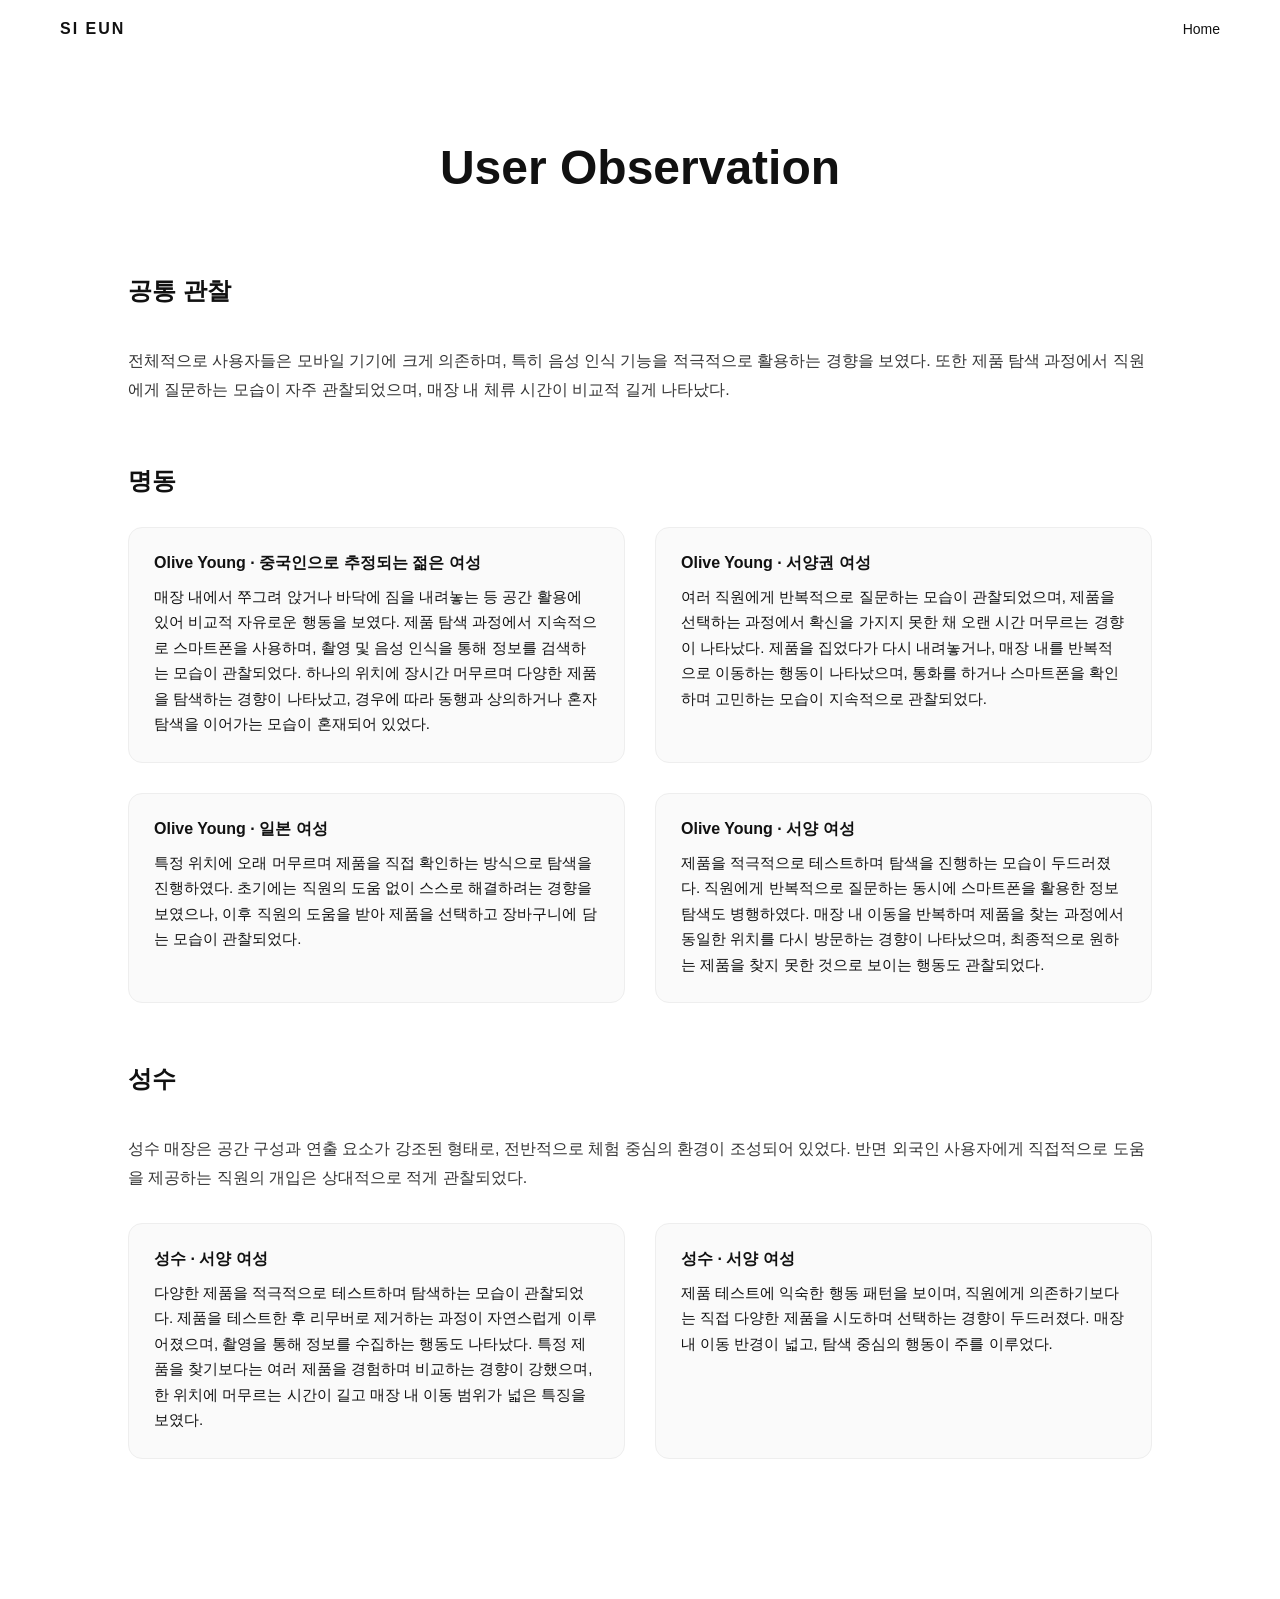
<file: process1.html>
<!DOCTYPE html>
<html lang="ko">

<head>
    <meta charset="UTF-8">
    <title>Process Detail</title>
    <link rel="stylesheet" href="style.css">
</head>

<body>

    <header>
        <div class="logo">SI EUN</div>
        <nav>
            <a href="index.html">Home</a>
        </nav>
    </header>

    <section class="section">

        <h1 class="page-title">User Observation</h1>

        <div class="process-detail-page">

            <!-- 공통 -->

            <h3 class="sub-title">공통 관찰</h3>

            <div class="text-block">

                <p>
                    전체적으로 사용자들은 모바일 기기에 크게 의존하며, 특히 음성 인식 기능을 적극적으로 활용하는 경향을 보였다. 또한 제품 탐색 과정에서 직원에게 질문하는 모습이 자주 관찰되었으며,
                    매장 내 체류 시간이 비교적 길게 나타났다.
                </p>

            </div>


            <!-- 명동 -->

            <h3 class="sub-title">명동</h3>

            <div class="user-grid">

                <div class="user-card">
                    <h4>Olive Young · 중국인으로 추정되는 젊은 여성</h4>
                    <p>
                        매장 내에서 쭈그려 앉거나 바닥에 짐을 내려놓는 등 공간 활용에 있어 비교적 자유로운 행동을 보였다. 제품 탐색 과정에서 지속적으로 스마트폰을 사용하며, 촬영 및 음성
                        인식을 통해 정보를 검색하는 모습이 관찰되었다. 하나의 위치에 장시간 머무르며 다양한 제품을 탐색하는 경향이 나타났고, 경우에 따라 동행과 상의하거나 혼자 탐색을 이어가는
                        모습이 혼재되어 있었다.
                    </p>
                </div>

                <div class="user-card">
                    <h4>Olive Young · 서양권 여성</h4>
                    <p>
                        여러 직원에게 반복적으로 질문하는 모습이 관찰되었으며, 제품을 선택하는 과정에서 확신을 가지지 못한 채 오랜 시간 머무르는 경향이 나타났다. 제품을 집었다가 다시
                        내려놓거나, 매장 내를 반복적으로 이동하는 행동이 나타났으며, 통화를 하거나 스마트폰을 확인하며 고민하는 모습이 지속적으로 관찰되었다.
                    </p>
                </div>

                <div class="user-card">
                    <h4>Olive Young · 일본 여성</h4>
                    <p>
                        특정 위치에 오래 머무르며 제품을 직접 확인하는 방식으로 탐색을 진행하였다. 초기에는 직원의 도움 없이 스스로 해결하려는 경향을 보였으나, 이후 직원의 도움을 받아 제품을
                        선택하고 장바구니에 담는 모습이 관찰되었다.
                    </p>
                </div>

                <div class="user-card">
                    <h4>Olive Young · 서양 여성</h4>
                    <p>
                        제품을 적극적으로 테스트하며 탐색을 진행하는 모습이 두드러졌다. 직원에게 반복적으로 질문하는 동시에 스마트폰을 활용한 정보 탐색도 병행하였다. 매장 내 이동을 반복하며
                        제품을 찾는 과정에서 동일한 위치를 다시 방문하는 경향이 나타났으며, 최종적으로 원하는 제품을 찾지 못한 것으로 보이는 행동도 관찰되었다.
                    </p>
                </div>

            </div>


            <!-- 성수 -->

            <h3 class="sub-title">성수</h3>

            <div class="text-block">

                <p>
                    성수 매장은 공간 구성과 연출 요소가 강조된 형태로, 전반적으로 체험 중심의 환경이 조성되어 있었다. 반면 외국인 사용자에게 직접적으로 도움을 제공하는 직원의 개입은 상대적으로
                    적게 관찰되었다.
                </p>

            </div>

            <div class="user-grid">

                <div class="user-card">
                    <h4>성수 · 서양 여성</h4>
                    <p>
                        다양한 제품을 적극적으로 테스트하며 탐색하는 모습이 관찰되었다. 제품을 테스트한 후 리무버로 제거하는 과정이 자연스럽게 이루어졌으며, 촬영을 통해 정보를 수집하는 행동도
                        나타났다. 특정 제품을 찾기보다는 여러 제품을 경험하며 비교하는 경향이 강했으며, 한 위치에 머무르는 시간이 길고 매장 내 이동 범위가 넓은 특징을 보였다.
                    </p>
                </div>

                <div class="user-card">
                    <h4>성수 · 서양 여성</h4>
                    <p>
                        제품 테스트에 익숙한 행동 패턴을 보이며, 직원에게 의존하기보다는 직접 다양한 제품을 시도하며 선택하는 경향이 두드러졌다. 매장 내 이동 반경이 넓고, 탐색 중심의 행동이
                        주를 이루었다.
                    </p>
                </div>

            </div>

        </div>

    </section>

</body>

</html>

<script src="script.js"></script>
</file>
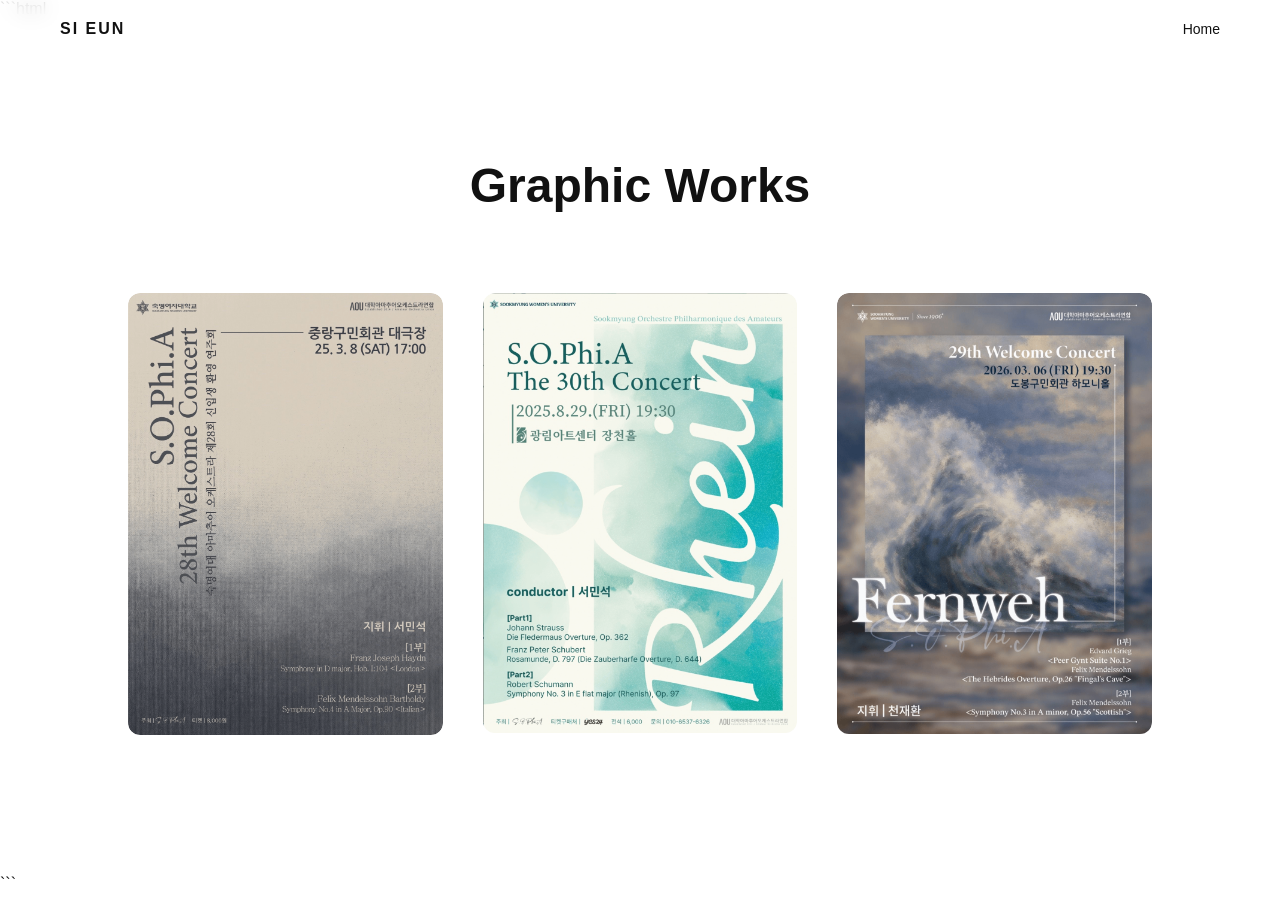
<file: works.html>
```html
<!DOCTYPE html>
<html lang="ko">

<head>
    <meta charset="UTF-8">
    <title>Graphic Works</title>
    <link rel="stylesheet" href="style.css">
</head>

<body>

    <header>
        <div class="logo">SI EUN</div>
        <nav>
            <a href="index.html">Home</a>
        </nav>
    </header>

    <section class="section">

        <h1 class="page-title">Graphic Works</h1>

        <div class="works-grid">

            <div class="work-item">
                <img src="images/project1.jpg">
            </div>

            <div class="work-item">
                <img src="images/project2.jpg">
            </div>

            <div class="work-item">
                <img src="images/project3.jpg">
            </div>

        </div>

    </section>

    <script src="script.js"></script>

</body>

</html>
```
</file>
<file: style.css>
* {
    margin: 0;
    padding: 0;
    box-sizing: border-box;
    font-family: -apple-system, BlinkMacSystemFont, sans-serif;
}

body {
    background: #ffffff;
    color: #111;
    scroll-behavior: smooth;
}

/* HEADER */

header {
    position: fixed;
    width: 100%;
    top: 0;
    padding: 20px 60px;
    display: flex;
    justify-content: space-between;
    align-items: center;
    background: rgba(255, 255, 255, 0.8);
    backdrop-filter: blur(10px);
    z-index: 100;
    transition: all 0.3s ease;
}

header.scrolled {
    background: rgba(255, 255, 255, 0.95);
    box-shadow: 0 5px 20px rgba(0, 0, 0, 0.05);
}

.logo {
    font-weight: 600;
    letter-spacing: 2px;
}

nav a {
    margin-left: 30px;
    text-decoration: none;
    color: #111;
    font-size: 14px;
    transition: opacity 0.3s ease;
}

nav a:hover {
    opacity: 0.5;
}

/* HERO */

.hero {
    height: 100vh;
    display: flex;
    flex-direction: column;
    justify-content: center;
    padding-left: 10%;
    position: relative;
}

.hero h1 {
    font-size: 64px;
    font-weight: 600;
    animation: fadeIn 1.5s ease forwards;
    opacity: 0;
}

.hero p {
    margin-top: 20px;
    font-size: 20px;
    color: #666;
    animation: fadeIn 2s ease forwards;
    opacity: 0;
}

/* scroll indicator */

.scroll-indicator {
    position: absolute;
    bottom: 40px;
    left: 10%;
    font-size: 14px;
    opacity: 0.6;
    animation: scrollMove 2s infinite;
}

@keyframes scrollMove {
    0% {
        transform: translateY(0)
    }

    50% {
        transform: translateY(8px)
    }

    100% {
        transform: translateY(0)
    }
}

@keyframes fadeIn {
    to {
        opacity: 1;
    }
}

/* SECTION */

.section {
    padding: 140px 10%;
    opacity: 0;
    transform: translateY(40px);
    transition: all 1s ease;
}

.section.show {
    opacity: 1;
    transform: translateY(0);
}

.section h2 {
    font-size: 40px;
    margin-bottom: 20px;
}

.white {
    background: #fff;
    color: #111;
}

.black {
    background: #000;
    color: #fff;
}

/* ABOUT */

.about-text {
    max-width: 700px;
    margin-top: 25px;
    font-size: 18px;
    line-height: 1.8;
}

/* WORKS GRID */

.works-grid {
    margin-top: 60px;
    display: grid;
    grid-template-columns: repeat(3, 1fr);
    gap: 40px;
    max-width: 1100px;
    margin-left: auto;
    margin-right: auto;
}

.work-item {
    overflow: hidden;
    border-radius: 12px;
    cursor: pointer;
    position: relative;
}

.work-item img {
    width: 100%;
    display: block;
    transition: transform 0.5s ease;
}

.work-item:hover img {
    transform: scale(1.05);
}

/* WORK OVERLAY */

.work-overlay {
    position: absolute;
    top: 0;
    left: 0;
    width: 100%;
    height: 100%;
    background: rgba(0, 0, 0, 0.6);
    display: flex;
    align-items: center;
    justify-content: center;
    opacity: 0;
    transition: opacity 0.4s ease;
}

.work-overlay span {
    color: white;
    font-size: 18px;
    letter-spacing: 1px;
}

.work-item:hover .work-overlay {
    opacity: 1;
}

/* VIDEO GRID */

.video-grid {
    margin-top: 60px;
    display: grid;
    grid-template-columns: repeat(3, 1fr);
    gap: 40px;
    max-width: 1100px;
    margin-left: auto;
    margin-right: auto;
}

.video-item {
    overflow: hidden;
}

/* YOUTUBE PLAYER */

.youtube-player {
    position: relative;
    cursor: pointer;
    overflow: hidden;
    border-radius: 12px;
}

/* THUMBNAIL */

.youtube-player img {
    width: 100%;
    display: block;
    transition: transform 0.5s ease;
}

.youtube-player:hover img {
    transform: scale(1.08);
}

/* PLAY ICON */

.play-icon {
    position: absolute;
    top: 50%;
    left: 50%;
    transform: translate(-50%, -50%);
    font-size: 50px;
    color: white;
    opacity: 0;
    transition: opacity 0.3s ease;
    pointer-events: none;
}

.youtube-player:hover .play-icon {
    opacity: 1;
}

/* YOUTUBE IFRAME */

.youtube-player iframe {
    width: 100%;
    aspect-ratio: 16/9;
    border: none;
}

/* VIDEO TITLE */

.video-title {
    margin-top: 10px;
    font-size: 14px;
}

.video-title a {
    color: #fff;
    text-decoration: none;
}

.video-title a:hover {
    opacity: 0.7;
}

/* MODAL */

.modal {
    display: none;
    position: fixed;
    z-index: 1000;
    left: 0;
    top: 0;
    width: 100%;
    height: 100%;
    background: rgba(0, 0, 0, 0.9);
    animation: fadeModal 0.4s ease;
}

@keyframes fadeModal {
    from {
        opacity: 0
    }

    to {
        opacity: 1
    }
}

.modal-box {
    background: white;
    width: 60%;
    max-width: 900px;
    margin: 80px auto;
    padding: 30px;
    border-radius: 10px;
    animation: modalUp 0.5s ease;
}

@keyframes modalUp {
    from {
        transform: translateY(40px);
        opacity: 0;
    }

    to {
        transform: translateY(0);
        opacity: 1;
    }
}

.modal-images img {
    width: 100%;
    max-height: 260px;
    object-fit: contain;
}

.main-images {
    display: grid;
    grid-template-columns: 1fr 1fr;
    gap: 20px;
}

.ref-images {
    display: grid;
    grid-template-columns: repeat(4, 1fr);
    gap: 8px;
    margin-top: 15px;
}

.modal-text {
    margin-top: 20px;
    line-height: 1.6;
    font-size: 15px;
}

.close {
    font-size: 32px;
    cursor: pointer;
    float: right;
}

/* RESPONSIVE */

@media(max-width:900px) {

    .works-grid {
        grid-template-columns: 1fr 1fr;
    }

    .video-grid {
        grid-template-columns: 1fr 1fr;
    }

}

@media(max-width:600px) {

    .works-grid {
        grid-template-columns: 1fr;
    }

    .video-grid {
        grid-template-columns: 1fr;
    }

    .hero h1 {
        font-size: 40px;
    }

}

.page-title {
    font-size: 48px;
    margin-bottom: 60px;
    text-align: center;
}

.project-entry {
    display: grid;
    grid-template-columns: 1fr 1fr;
    gap: 40px;
    max-width: 900px;
    margin: auto;
    margin-top: 60px;
}

.enter-card {
    display: block;
    padding: 100px 60px;
    border-radius: 20px;
    background: #111;
    color: white;
    text-decoration: none;
    transition: 0.4s;
}

.enter-card:hover {
    transform: translateY(-10px);
    box-shadow: 0 20px 50px rgba(0, 0, 0, 0.3);
}

.timeline {
    max-width: 700px;
    margin: auto;
    margin-top: 60px;
}

.timeline-item {
    border-left: 2px solid #111;
    padding-left: 20px;
    margin-bottom: 40px;
}

.timeline-item h4 {
    margin-bottom: 8px;
}

.page-title {
    text-align: center;
    font-size: 48px;
    margin-bottom: 80px;
}

.works-grid {
    display: grid;
    grid-template-columns: repeat(auto-fit, minmax(300px, 1fr));
    gap: 40px;
    max-width: 1200px;
    margin: auto;
}

.work-item img {
    width: 100%;
    border-radius: 12px;
    transition: 0.4s;
}

.work-item:hover img {
    transform: scale(1.05);
}

.week-grid {

    margin-top: 50px;

    display: grid;
    grid-template-columns: repeat(4, 1fr);
    gap: 20px;

    max-width: 900px;
    margin-left: auto;
    margin-right: auto;

}

.week-card {

    padding: 40px;

    border: 1px solid #ddd;

    text-align: center;

    cursor: pointer;

    font-size: 18px;

    border-radius: 12px;

    transition: 0.3s;

}

.week-card:hover {

    transform: translateY(-6px);

    box-shadow: 0 10px 25px rgba(0, 0, 0, 0.1);

}


.week-content {

    max-width: 800px;

    margin: 60px auto 0;

    padding: 30px;

    border: 1px solid #eee;

    border-radius: 12px;

    display: none;

    line-height: 1.7;

}

/* PROCESS */

.process-title {

    text-align: center;
    font-size: 42px;
    margin-bottom: 60px;

}

.week-grid {

    display: grid;
    grid-template-columns: repeat(auto-fit, minmax(180px, 1fr));
    gap: 30px;

    max-width: 900px;
    margin: auto;

}

.week-card {

    padding: 30px;

    border: 1px solid #ddd;
    border-radius: 14px;

    cursor: pointer;

    transition: 0.3s;

    background: white;

}

.week-card:hover {

    transform: translateY(-8px);
    box-shadow: 0 15px 35px rgba(0, 0, 0, 0.1);

}

.week-number {

    font-size: 12px;
    color: #999;

}

.week-card h4 {

    margin-top: 10px;
    font-size: 20px;

}

.week-card p {

    font-size: 14px;
    color: #666;

}

/* PROCESS DETAIL */

.process-content {

    max-width: 900px;
    margin: 70px auto 0;

}

.week-detail {

    display: none;

    padding: 40px;

    border: 1px solid #eee;
    border-radius: 14px;

    animation: fadeUp 0.6s ease;

}

.process-grid {

    margin-top: 20px;

    display: grid;
    grid-template-columns: 1fr 1fr;
    gap: 30px;

}

.process-grid img {

    width: 100%;
    border-radius: 10px;

}

.process-grid p {

    line-height: 1.7;

}

@keyframes fadeUp {

    from {
        opacity: 0;
        transform: translateY(20px);
    }

    to {
        opacity: 1;
        transform: translateY(0);
    }

}

/* =========================
   PROCESS GRID (핵심)
========================= */

.process-grid {

    display: grid;
    grid-template-columns: repeat(auto-fit, minmax(280px, 1fr));

    gap: 30px;

    max-width: 1200px;
    margin: 60px auto;
    padding: 0 20px;

}


/* =========================
   PROCESS CARD
========================= */

.process-card {

    position: relative;
    display: block;

    border-radius: 16px;
    overflow: hidden;

    cursor: pointer;

    background: #000;

    box-shadow: 0 10px 30px rgba(0, 0, 0, 0.06);

    transition: all 0.3s ease;

}

.process-card:hover {

    transform: translateY(-8px);
    box-shadow: 0 20px 40px rgba(0, 0, 0, 0.12);

}


/* =========================
   IMAGE
========================= */

.process-card img {

    width: 100%;
    aspect-ratio: 4 / 3;
    /* 🔥 비율 고정 핵심 */
    object-fit: cover;

    display: block;

    transition: transform 0.4s ease;

}

.process-card:hover img {

    transform: scale(1.05);

}


/* =========================
   OVERLAY (가독성)
========================= */

.process-card::after {

    content: "";
    position: absolute;
    inset: 0;

    background: linear-gradient(to top,
            rgba(0, 0, 0, 0.65),
            rgba(0, 0, 0, 0.1),
            rgba(0, 0, 0, 0));

    pointer-events: none;
    /* 클릭 막힘 방지 */

}


/* =========================
   TEXT
========================= */

.process-card span {

    position: absolute;
    bottom: 20px;
    left: 20px;

    color: #fff;
    font-size: 18px;
    font-weight: 600;

    z-index: 2;

    letter-spacing: 0.5px;

}


/* =========================
   RESPONSIVE (추가 안정성)
========================= */

@media (max-width: 600px) {

    .process-grid {
        grid-template-columns: 1fr;
    }

}

/* 어두운 오버레이 */

.process-card::after {

    content: "";
    position: absolute;
    top: 0;
    left: 0;
    width: 100%;
    height: 100%;

    background: rgba(0, 0, 0, 0.4);

    opacity: 0;
    transition: 0.3s;

}

/* hover 효과 */

.process-card:hover img {
    transform: scale(1.08);
}

.process-card:hover::after {
    opacity: 1;
}

.process-card:hover span {
    opacity: 1;
}

.text-block {

    margin-top: 40px;
    line-height: 1.8;
    font-size: 16px;
    color: #333;

}

.text-block p {
    margin-bottom: 20px;
}

.sub-title {

    margin-top: 60px;
    margin-bottom: 20px;
    font-size: 24px;

}

/* 표 디자인 */

.ux-table {

    width: 100%;
    border-collapse: collapse;
    margin-top: 20px;

}

.ux-table th,
.ux-table td {

    border: 1px solid #ddd;
    padding: 15px;
    text-align: left;

}

.ux-table th {

    background: #111;
    color: white;

}

.ux-table tr:nth-child(even) {
    background: #f5f5f5;
}

.process-card::after {
    pointer-events: none;
}

/* WHY HOW */

.why-how {

    display: grid;
    grid-template-columns: 1fr 1fr;
    gap: 40px;

    margin-top: 60px;

}

.why-box,
.how-box {

    padding: 30px;

    border: 1px solid #eee;
    border-radius: 14px;

}

.why-box h3,
.how-box h3 {

    margin-bottom: 15px;
    font-size: 22px;

}

/* HOW 리스트 */

.how-box ul {
    padding-left: 0;
}

.how-box li {

    margin-bottom: 20px;
    line-height: 1.7;
    list-style: none;

}

/* 강조 */

.how-box strong {
    display: block;
    margin-bottom: 5px;
}

.user-grid {

    display: grid;
    grid-template-columns: 1fr 1fr;
    gap: 30px;
    margin-top: 30px;

}

.user-card {

    padding: 25px;
    border: 1px solid #eee;
    border-radius: 14px;

    background: #fafafa;

    transition: 0.3s;

}

.user-card:hover {
    transform: translateY(-5px);
}

.user-card h4 {

    margin-bottom: 10px;
    font-size: 16px;

}

.user-card p {

    font-size: 15px;
    line-height: 1.7;

}
</file>
